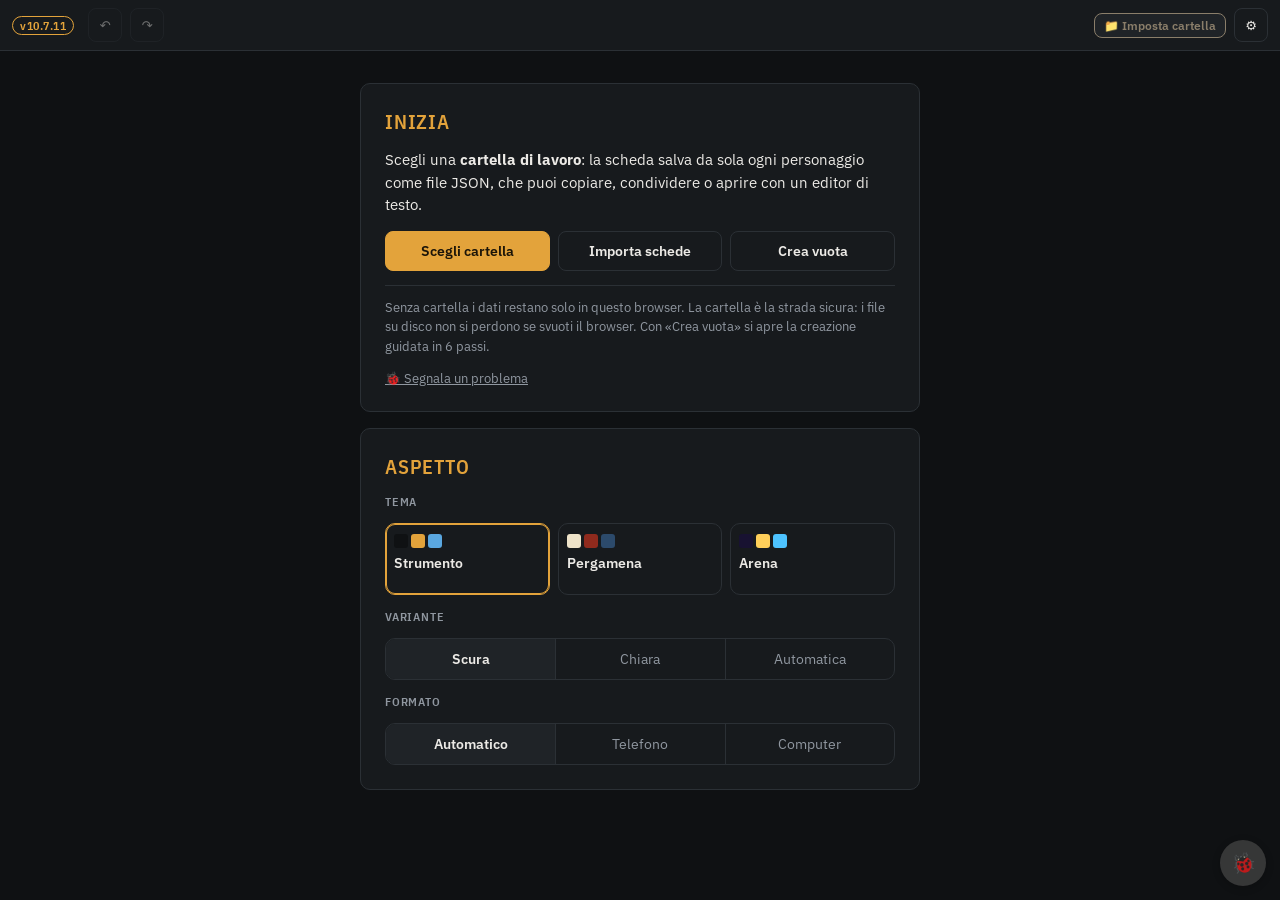
<file: experimental/dashboard_10.7.8.html>
<!DOCTYPE html>
<html lang="it"><head><meta charset="utf-8">
<title>La Gemma di San Batacchio · versione di prova</title>
<meta http-equiv="refresh" content="0; url=./">
<script>location.replace("./");</script>
</head><body style="font-family:sans-serif;padding:2em">
<p>La versione di prova ha un indirizzo fisso: <a href="./">alexstuccer.github.io/Scheda-D-D-Homebrew/experimental/</a></p>
</body></html>
</file>
